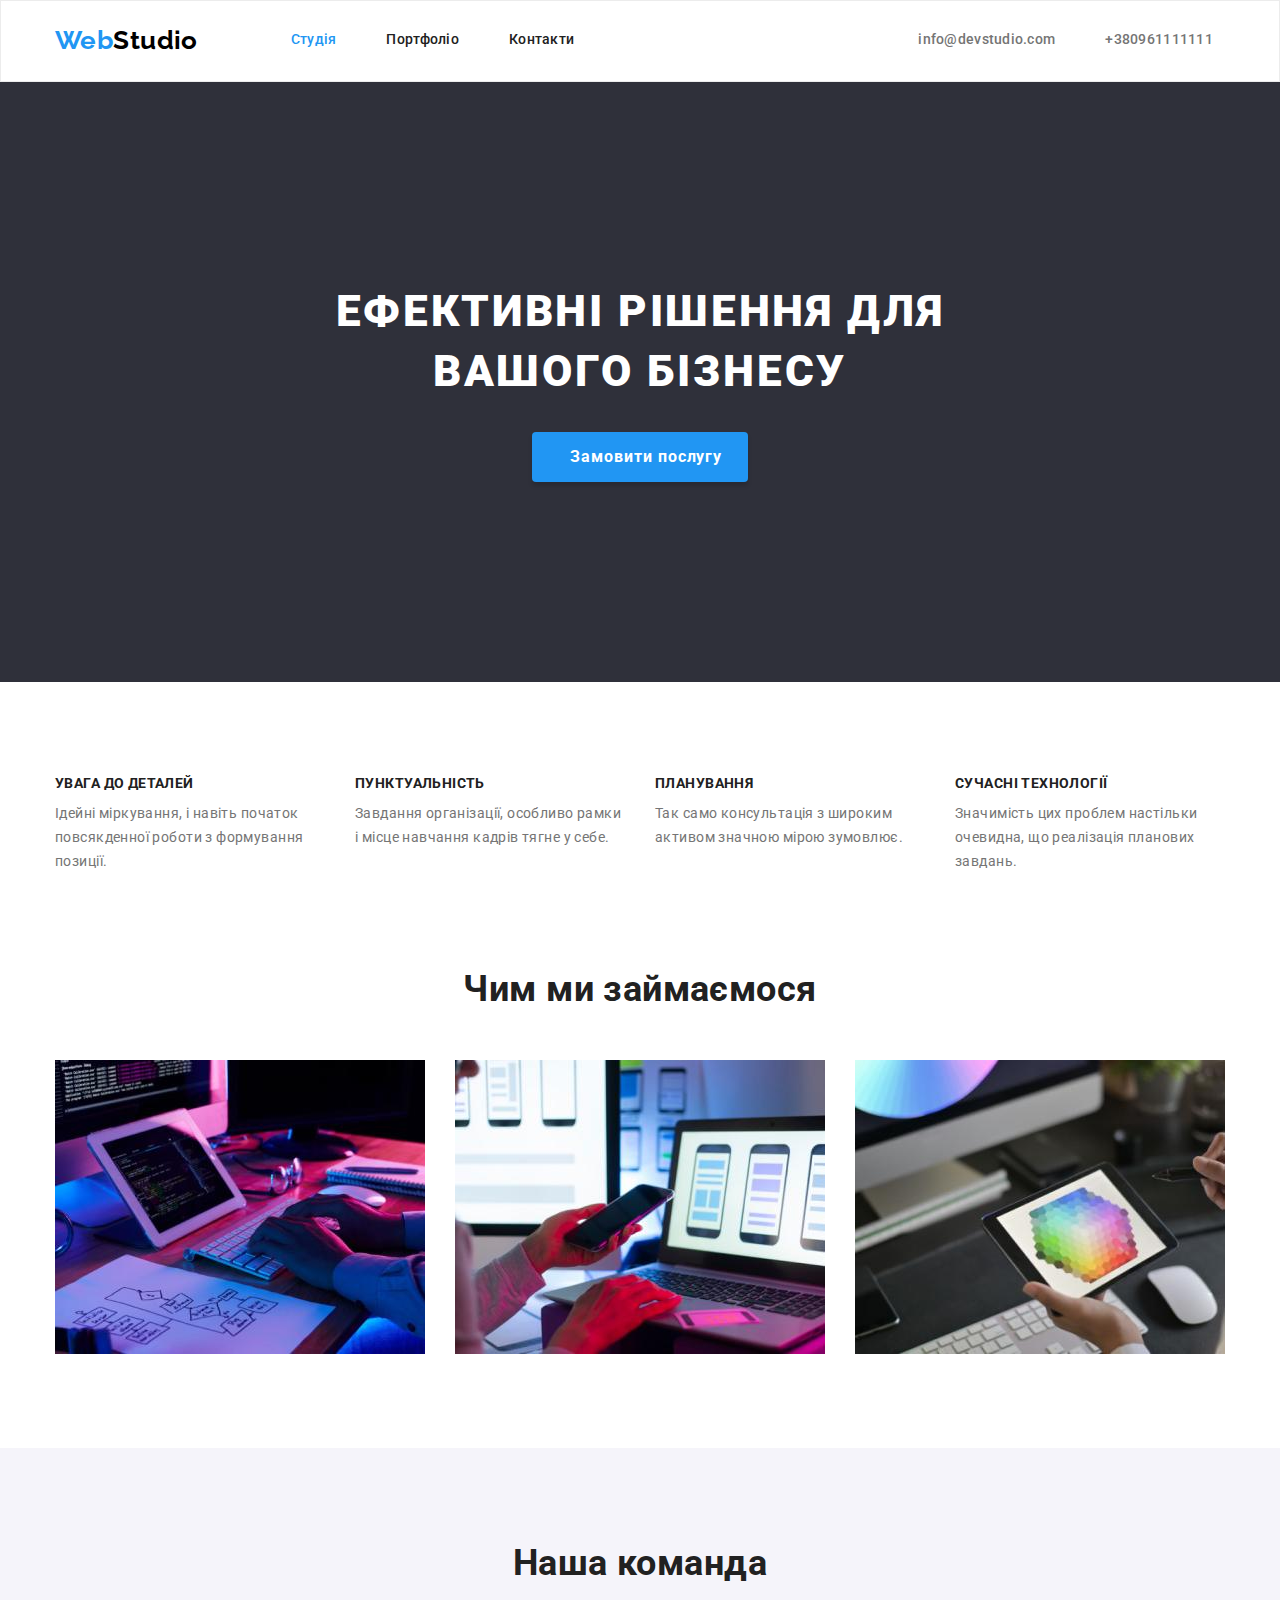
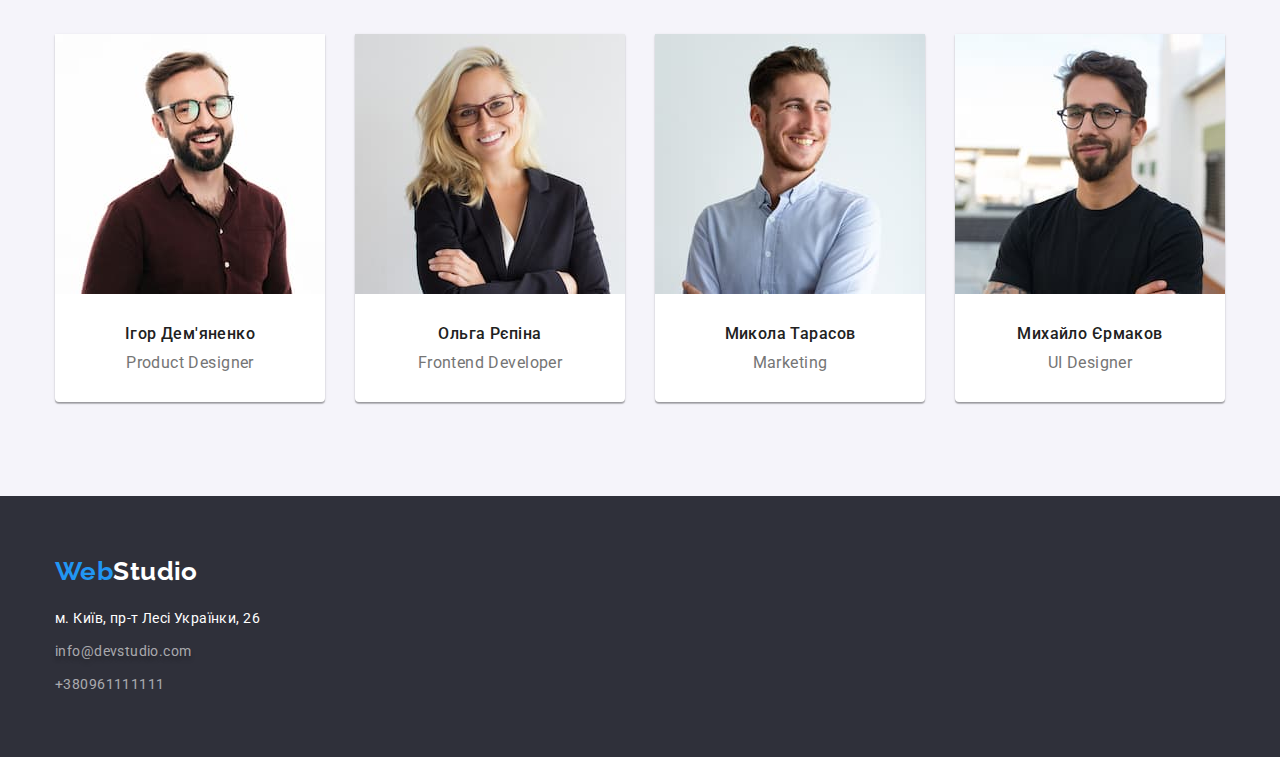
<file: index.html>
<!DOCTYPE html>
<html lang="uk">
  <head>
    <meta charset="UTF-8" />
    <meta http-equiv="X-UA-Compatible" content="IE=edge" />
    <meta name="viewport" content="width=, initial-scale=1.0" />
    <title>Webstudio</title>
    <link rel="preconnect" href="https://fonts.googleapis.com" />
    <link rel="preconnect" href="https://fonts.gstatic.com" crossorigin />
    <link
      href="https://fonts.googleapis.com/css2?family=Raleway:wght@700&family=Roboto:wght@400;500;700;900&display=swap"
      rel="stylesheet"
    />
    <link
      rel="stylesheet"
      href="https://cdn.jsdelivr.net/npm/modern-normalize@1.1.0/modern-normalize.min.css"
    />
    <link rel="stylesheet" href="./css/styles.css" />
  </head>
  <body>
    <!-- HEADER -->
    <header class="page-header">
      <div class="container page-header-container">
        <nav class="header-navigation">
          <a class="logo-header link" href="./index.html"
            ><span class="logo-header-part1">Web</span>Studio</a
          >
          <ul class="menu list">
            <li class="menu-item">
              <a class="menu-link link current" href="./index.html">Студія</a>
            </li>
            <li class="menu-item">
              <a class="menu-link link" href="./portfolio.html">Портфоліо</a>
            </li>
            <li class="menu-item">
              <a class="menu-link link" href="#">Контакти</a>
            </li>
          </ul>
        </nav>
        <ul class="menu-link list">
          <li class="menu-item">
            <a class="contact-mail link" href="mailto:info@devstudio.com"
              >info@devstudio.com</a
            >
          </li>
          <li class="menu-item">
            <a class="contact-phone-number link" href="tel:+380961111111"
              >+380961111111</a
            >
          </li>
        </ul>
      </div>
    </header>
    <!--MAIN-->
    <main class="page-main">
      <section class="section-shapka section">
        <div class="container section-shapka-container">
          <h1 class="section-shapka-h">Ефективні рішення для вашого бізнесу</h1>
          <button class="section-modal-open-btn" type="button">
            <span class="btn-text">Замовити послугу</span>
          </button>
        </div>
      </section>
      <section class="section-osoblivosti section section-osoblivosti-container">
        <div class="container">
          <h2 class="visually-hidden">Наші особливості</h2>
          <ul class="list osoblivosti-container">
            <li class="osoblivosti-card">
              <h3 class="section-osoblivosti-h">УВАГА ДО ДЕТАЛЕЙ</h3>
              <p class="section-osoblivosti-p">
                Ідейні міркування, і навіть початок повсякденної роботи з
                формування позиції.
              </p>
            </li>
            <li class="osoblivosti-card">
              <h3 class="section-osoblivosti-h">ПУНКТУАЛЬНІСТЬ</h3>
              <p class="section-osoblivosti-p">
                Завдання організації, особливо рамки і місце навчання кадрів
                тягне у себе.
              </p>
            </li>
            <li class="osoblivosti-card">
              <h3 class="section-osoblivosti-h">ПЛАНУВАННЯ</h3>
              <p class="section-osoblivosti-p">
                Так само консультація з широким активом значною мірою зумовлює.
              </p>
            </li>
            <li class="osoblivosti-card">
              <h3 class="section-osoblivosti-h">СУЧАСНІ ТЕХНОЛОГІЇ</h3>
              <p class="section-osoblivosti-p">
                Значимість цих проблем настільки очевидна, що реалізація
                планових завдань.
              </p>
            </li>
          </ul>
        </div>
      </section>
      <section class="work section">
        <div class="container work-container">
          <h2 class="work-h">Чим ми займаємося</h2>
          <ul class="list work-list">
            <li>
              <img
                src="./images/box1.jpg"
                alt="компютер"
                width="370"
                height="294"
              />
            </li>
            <li>
              <img
                src="./images/box2.jpg"
                alt="телефон"
                width="370"
                height="294"
              />
            </li>
            <li>
              <img
                src="./images/box3.jpg"
                alt="планшет"
                width="370"
                height="294"
              />
            </li>
          </ul>
        </div>
      </section>
      <section class="comanda section comanda-container">
        <div class="container">
          <h2 class="comanda-our">Наша команда</h2>
          <ul class="list comanda-list">
            <li class="comanda-fon">
              <img
                src="./images/card1.jpg"
                alt="Ігор"
                width="270"
                height="260"
              />
              <h3 class="comanda-name">Ігор Дем'яненко</h3>
              <p class="comanda-profesion">Product Designer</p>
            </li>
            <li class="comanda-fon">
              <img
                src="./images/card2.jpg"
                alt="Ольга"
                width="270"
                height="260"
              />
              <h3 class="comanda-name">Ольга Рєпіна</h3>
              <p class="comanda-profesion">Frontend Developer</p>
            </li>
            <li class="comanda-fon">
              <img
                src="./images/card3.jpg"
                alt="Микола"
                width="270"
                height="260"
              />
              <h3 class="comanda-name">Микола Тарасов</h3>
              <p class="comanda-profesion">Marketing</p>
            </li>
            <li class="comanda-fon">
              <img
                src="./images/card4.jpg"
                alt="Михайло"
                width="270"
                height="260"
              />
              <h3 class="comanda-name">Михайло Єрмаков</h3>
              <p class="comanda-profesion">UI Designer</p>
            </li>
          </ul>
        </div>
      </section>
    </main>
    <footer class="page-footer">
      <div class="container page-footer-container">
        <a class="logo-footer link" href="./index.html"
          ><span class="logo-footer-part1">Web</span>Studio</a
        >
        <address class="footer-contact">
          <ul class="list contact-container">
            <li class="contact-menu">
              <a
                class="contact-menu-map link"
                href="https://goo.gl/maps/CPtrU1FHBa2aNyZL9"
                target="_blank"
                rel="noopener noreferrer nofollow"
                >м. Київ, пр-т Лесі Українки, 26</a
              >
            </li>
            <li class="contact-menu">
              <a class="contact-menu-mail link" href="mailto:info@devstudio.com"
                >info@devstudio.com</a
              >
            </li>
            <li class="contact-menu link">
              <a class="contact-menu-tel link" href="tel:+380961111111"
                >+380961111111</a
              >
            </li>
          </ul>
        </address>
      </div>
    </footer>
  </body>
</html>
</file>
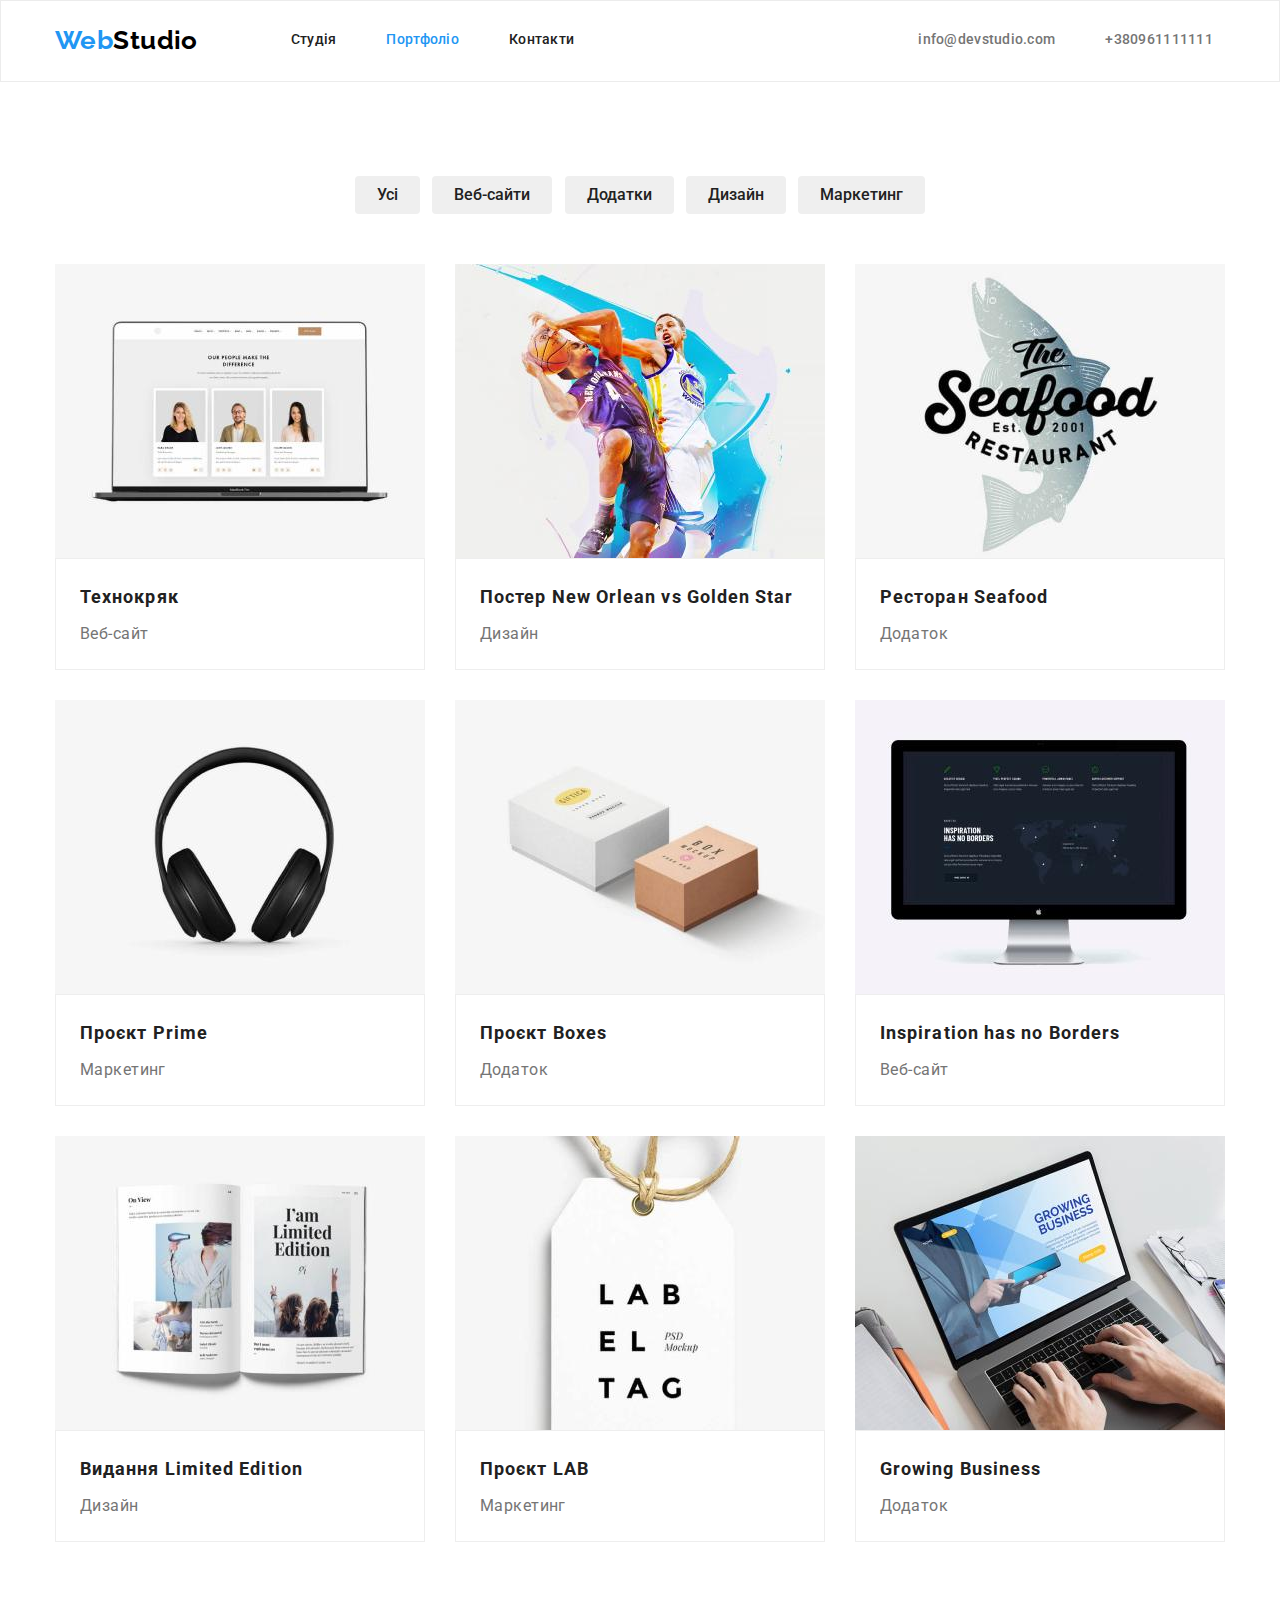
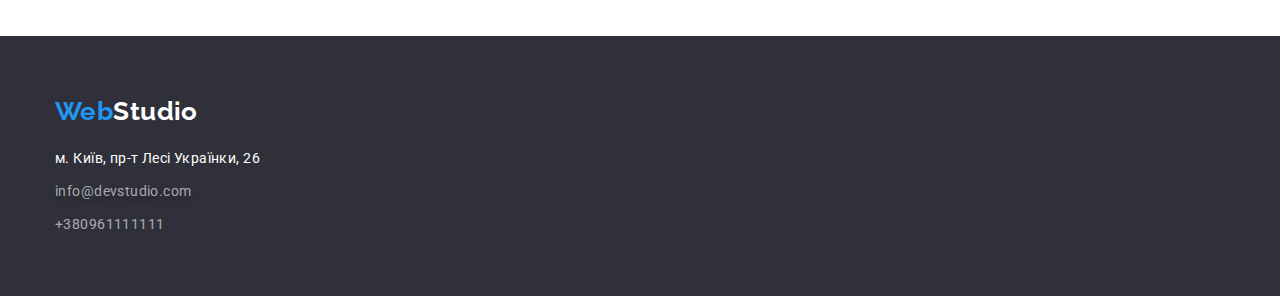
<file: portfolio.html>
<!DOCTYPE html>
<html lang="uk">
  <head>
    <meta charset="UTF-8" />
    <meta http-equiv="X-UA-Compatible" content="IE=edge" />
    <meta name="viewport" content="width=, initial-scale=1.0" />
    <title>Webstudio</title>
    <link rel="preconnect" href="https://fonts.googleapis.com" />
    <link rel="preconnect" href="https://fonts.gstatic.com" crossorigin />
    <link
      href="https://fonts.googleapis.com/css2?family=Raleway:wght@700&family=Roboto:wght@400;500;700;900&display=swap"
      rel="stylesheet"
    />
    <link
      rel="stylesheet"
      href="https://cdn.jsdelivr.net/npm/modern-normalize@1.1.0/modern-normalize.min.css"
    />
    <link rel="stylesheet" href="./css/styles.css" />
  </head>
  <body>
    <!-- HEADER -->
    <header class="page-header">
      <div class="container page-header-container">
        <nav class="header-navigation">
          <a class="logo-header link" href="./index.html"
            ><span class="logo-header-part1">Web</span>Studio</a
          >
          <ul class="menu list">
            <li class="menu-item">
              <a class="menu-link link" href="./index.html">Студія</a>
            </li>
            <li class="menu-item">
              <a class="menu-link link current" href="./portfolio.html"
                >Портфоліо</a
              >
            </li>
            <li class="menu-item">
              <a class="menu-link link" href="#">Контакти</a>
            </li>
          </ul>
        </nav>
        <ul class="menu-link list">
          <li class="menu-item">
            <a class="contact-mail link" href="mailto:info@devstudio.com"
              >info@devstudio.com</a
            >
          </li>
          <li class="menu-item">
            <a class="contact-phone-number link" href="tel:+380961111111"
              >+380961111111</a
            >
          </li>
        </ul>
      </div>
    </header>
    <main class="">
      <section class="section-portfolio section">
        <div class="container">
          <h1 class="visually-hidden">Портфоліо</h1>
          <ul class="list container-filters">
            <li class="portfolio-filters">
              <button class="filters" type="button">Усі</button>
            </li>
            <li class="portfolio-filters">
              <button class="filters" type="button">Веб-сайти</button>
            </li>
            <li class="portfolio-filters">
              <button class="filters" type="button">Додатки</button>
            </li>
            <li class="portfolio-filters">
              <button class="filters" type="button">Дизайн</button>
            </li>
            <li class="portfolio-filters">
              <button class="filters" type="button">Маркетинг</button>
            </li>
          </ul>
          <ul class="list container-box">
            <li class="portfolio-box">
              <img
                src="./images/project1.jpg"
                alt="команда"
                width="370"
                height="294"
              />
              <div class="portfolio-box-mini">
                <h2 class="portfolio-item">Технокряк</h2>
                <p class="portfolio-text">Веб-сайт</p>
              </div>
            </li>
            <li class="portfolio-box">
              <img
                src="./images/project2.jpg"
                alt="баскетбол"
                width="370"
                height="294"
              />
              <div class="portfolio-box-mini">
                <h2 class="portfolio-item">Постер New Orlean vs Golden Star</h2>
                <p class="portfolio-text">Дизайн</p>
              </div>
            </li>
            <li class="portfolio-box">
              <img
                src="./images/project3.jpg"
                alt="ресторан"
                width="370"
                height="294"
              />
              <div class="portfolio-box-mini">
                <h2 class="portfolio-item">Ресторан Seafood</h2>
                <p class="portfolio-text">Додаток</p>
              </div>
            </li>
            <li class="portfolio-box">
              <img
                src="./images/project4.jpg"
                alt="навушники"
                width="370"
                height="294"
              />
              <div class="portfolio-box-mini">
                <h2 class="portfolio-item">Проєкт Prime</h2>
                <p class="portfolio-text">Маркетинг</p>
              </div>
            </li>
            <li class="portfolio-box">
              <img
                src="./images/project5.jpg"
                alt="парфум"
                width="370"
                height="294"
              />
              <div class="portfolio-box-mini">
                <h2 class="portfolio-item">Проєкт Boxes</h2>
                <p class="portfolio-text">Додаток</p>
              </div>
            </li>
            <li class="portfolio-box">
              <img
                src="./images/project6.jpg"
                alt="комп"
                width="370"
                height="294"
              />
              <div class="portfolio-box-mini">
                <h2 class="portfolio-item">Inspiration has no Borders</h2>
                <p class="portfolio-text">Веб-сайт</p>
              </div>
            </li>
            <li class="portfolio-box">
              <img
                src="./images/project7.jpg"
                alt="книга"
                width="370"
                height="294"
              />
              <div class="portfolio-box-mini">
                <h2 class="portfolio-item">Видання Limited Edition</h2>
                <p class="portfolio-text">Дизайн</p>
              </div>
            </li>
            <li class="portfolio-box">
              <img
                src="./images/project8.jpg"
                alt="лабел"
                width="370"
                height="294"
              />
              <div class="portfolio-box-mini">
                <h2 class="portfolio-item">Проєкт LAB</h2>
                <p class="portfolio-text">Маркетинг</p>
              </div>
            </li>
            <li class="portfolio-box">
              <img
                src="./images/project9.jpg"
                alt="ноут"
                width="370"
                height="294"
              />
              <div class="portfolio-box-mini">
                <h2 class="portfolio-item">Growing Business</h2>
                <p class="portfolio-text">Додаток</p>
              </div>
            </li>
          </ul>
        </div>
      </section>
    </main>
    <footer class="page-footer">
      <div class="container page-footer-container">
        <a class="logo-footer link" href="./index.html"
          ><span class="logo-footer-part1">Web</span>Studio</a
        >
        <address class="footer-contact">
          <ul class="list contact-container">
            <li class="contact-menu">
              <a
                class="contact-menu-map link"
                href="https://goo.gl/maps/CPtrU1FHBa2aNyZL9"
                target="_blank"
                rel="noopener noreferrer nofollow"
                >м. Київ, пр-т Лесі Українки, 26</a
              >
            </li>
            <li class="contact-menu">
              <a class="contact-menu-mail link" href="mailto:info@devstudio.com"
                >info@devstudio.com</a
              >
            </li>
            <li class="contact-menu link">
              <a class="contact-menu-tel link" href="tel:+380961111111"
                >+380961111111</a
              >
            </li>
          </ul>
        </address>
      </div>
    </footer>
  </body>
</html>
</file>
<file: css/styles.css>
:root {
    --primary-font: 'Roboto', sans-serif;
    --secondary-font: 'Raleway', sans-serif;
    --primary-text-color-theme-dark: #212121;
    --secondary-text-color-theme-light: #ffffff;
    --primary-text-color-theme-gray: #757575;
    --secondary-text-color-theme-dark: #2F303A;
    --accent-color: #2196F3;
    --secondary-color: #F5F4FA;
    --secondary-color-light: #FFFFFF;
    --secondary-color-with: #EEEEEE;
    --secondary-color-dark: #000000;
    --color-bgc: #188CE8;
}



.link {
    text-decoration: none;
}

.list {
    list-style: none;
}

.menu-link.current {
    color: var(--accent-color);
}

h1,
h2,
h3,
h4,
p {
    margin: 0;
    margin-bottom: 0;
}

ul,
ol {
    margin-top: 0;
    margin-bottom: 0;
    padding-left: 0;
}


img {
    display: block;
}

button {
    font-family: inherit;
    cursor: pointer;
}

body {
    font-family: var(--primary-font);
    background: var(--secondary-text-color-theme-light);
    color: var(--primary-text-color-theme-dark);
    font-size: 14px;
    letter-spacing: 0.03em;
}

.container {
    width: 1200px;
    margin-left: auto;
    margin-right: auto;
    padding-left: 15px;
    padding-right: 15px;
}
.section {
    padding-top: 94px;
    padding-bottom: 94px;
}
/* =========== HEADER =========== */

.page-header {
    padding-top: 24px;
    padding-bottom: 25px;
    border: 1px solid #ECECEC;
    border-bottom: 1px solid #ECECEC;
}


.page-header-container {
    display: flex;
    align-items: center;  
}

.header-navigation {
    display: flex;
    align-items: center;
}

.logo-header {
    font-family: var(--secondary-font);
    font-weight: 700;
    font-size: 26px;
    line-height: 1.19;
    color: var(--secondary-color-dark);
    margin-right: 93px;
}

.logo-header-part1 {
    color: var(--accent-color);
}

.menu {
    display: flex;
    align-items: center;
    gap: 50px;
    margin-left: auto;
    margin-right: 344px;
}


.menu-link {
    font-weight: 500;
    font-size: 14px;
    line-height: 1.14;
    letter-spacing: 0.02em;
    color: var(--primary-text-color-theme-dark);
    display: flex;
    
}

.menu-link:hover,
.menu-link:focus {
    color: var(--accent-color);
}

.contact-mail {
    margin-right: 50px;
}

.contact-mail:hover,
.contact-mail:focus {
    color: var(--accent-color);
}

.contact-phone-number{}

.contact-phone-number:hover,
.contact-phone-number:focus {
    color: var(--accent-color);
}

.contact-mail,
.contact-phone-number {
    color: var(--primary-text-color-theme-gray);
}

/* =========== /HEADER =========== */

/* =========== MAIN =========== */

.page-main {}

/* =========== SHAPKA ===========*/
.section-shapka {
    background: var(--secondary-text-color-theme-dark);
    padding-top: 200px;
    padding-bottom: 200px;
}

.section-shapka-container{
    display: flex;
    align-items: center;
    flex-wrap: wrap;
    flex-direction: column; 
}

.section-shapka-h {
    font-weight: 900;
    font-size: 44px;
    line-height: 1.36;
    text-align: center;
    letter-spacing: 0.06em;
    text-transform: uppercase;
    color: var(--secondary-text-color-theme-light);
    margin-bottom: 30px;
    height: 120px;
    width: 696px;
    left: 452px;
    top: 280px;
    border-radius: 0px;
    
}

.osoblivosti-card {
    flex-basis: calc((100% - 90px) / 4);
}

.section-modal-open-btn {
    background: var(--accent-color);
    box-shadow: 0px 4px 4px rgba(0, 0, 0, 0.15);
    border-radius: 4px;
    border: none;
    height: 50px;
    width: 216px;
    left: 692px;
    top: 430px;
}

.section-modal-open-btn:hover,
.section-modal-open-btn:focus {
    background-color: var(--color-bgc);
}

.btn-text {
    font-weight: 700;
    font-size: 16px;
    line-height: 1.87;
    display: flex;
    align-items: center;
    text-align: center;
    letter-spacing: 0.06em;
    color: var(--secondary-text-color-theme-light);
    margin-left: 32px;
}

/* =========== /SHAPKA ===========*/

/* =========== OSOBLIVOSTI ===========*/

.section-osoblivosti {
    padding-top: 94px;
    padding-bottom: 94px;
}

.visually-hidden {
    position: absolute;
    white-space: nowrap;
    width: 1px;
    height: 1px;
    overflow: hidden;
    border: 0;
    padding: 0;
    clip: rect(0 0 0 0);
    clip-path: inset(50%);
    margin: -1px;
}

.osoblivosti-container{
    display: flex;
    gap: 30px;
}

.section-osoblivosti-h {
    font-style: normal;
    font-weight: 700;
    font-size: 14px;
    line-height: 1.14;
    text-transform: uppercase;
    color: var(primary-text-color-theme-dark);
    margin-bottom: 10px;
}

.section-osoblivosti-p {
    line-height: 1.71;
    color: var(--primary-text-color-theme-gray);
}

.section-osoblivosti-container {}


/* =========== /OSOBLIVOSTI ===========*/

/* =========== WORK ===========*/
.work {
    padding-top: 0px;
}

.work-container{}

.work-list {
    display: flex;
    gap: 30px;
}

.work-h {
    font-weight: 700;
    font-size: 36px;
    line-height: 1.17;
    text-align: center;
    color: var(--primary-text-color-theme-dark);
    margin-bottom: 50px;
}
/* =========== /WORK ===========*/

/* =========== COMANDA ===========*/
.comanda {
    background: var(--secondary-color);
}

.comanda-list {
    display: flex;
    flex-wrap: wrap;
    gap: 30px;
}

.comanda-container {}

.comanda-our {
    font-weight: 700;
    font-size: 36px;
    line-height: 1.17;
    text-align: center;
    margin-bottom: 50px;
}

.comanda-fon {
    background: var(--secondary-text-color-theme-light);
    box-shadow: 0px 1px 3px rgba(0, 0, 0, 0.12), 0px 1px 1px rgba(0, 0, 0, 0.14), 0px 2px 1px rgba(0, 0, 0, 0.2);
    border-radius: 0px 0px 4px 4px;
}

.comanda-name {
    font-weight: 500;
    font-size: 16px;
    line-height: 1.19;
    text-align: center;
    margin-top: 30px;
    margin-bottom: 10px;
}

.comanda-profesion{
    font-size: 16px;
    line-height: 1.19;
    text-align: center;
    color: var(--primary-text-color-theme-gray);
    margin-bottom: 30px;
}
/* =========== /COMANDA ===========*/

/* =========== PORTFOLIO  ===========*/

/* =========== PORTFOLIO-FILTERS ===========*/
.section-portfolio {}

.container-filters {
    display: flex;
    justify-content: space-between;
    gap: 8px;
    margin-left: 300px;
    margin-right: 300px;
    margin-bottom: 50px;
}
.portfolio-filters{}


.filters {
    border-radius: 4px;
    border: none;
    font-weight: 500;
    font-size: 16px;
    line-height: 1.63;
    align-items: center;
    color: var(--primary-text-color-theme-dark); 
    padding: 6px 22px;
}

.filters:active,
.filters:hover,
.filters:focus {
    background-color: var(--accent-color);
    color: var(--secondary-text-color-theme-light);
}

/* =========== /PORTFOLIO-FILTERS ===========*/

/* =========== PORTFOLIO-PROJECTS ===========*/

.container-box {
    display: flex;
    flex-wrap: wrap;
    row-gap: 30px;
    justify-content: space-between;
}

.portfolio-box-mini {
    padding-top: 20px;
    padding-bottom: 20px;
    padding-left: 24px;
    padding-right: 24px;
    border: 1px solid var(--secondary-color-with);
}

.portfolio-item {
    font-weight: 700;
    font-size: 18px;
    line-height: 2;
    letter-spacing: 0.06em;
    color: var(--primary-text-color-theme-dark);
    margin-bottom: 4px;
}

.portfolio-text {
    font-size: 16px;
    line-height: 1.87;
    color: var(--primary-text-color-theme-gray);   
}

.portfolio-box {
    background: var(--secondary-color-light);
    flex-basis: calc((100% - 60px) / 3);  
}

/* =========== /PORTFOLIO-PROJECTS ===========*/

/* =========== /PORTFOLIO  ===========*/



/* =========== /MAIN =========== */

/* =========== FOOTER ===========*/

.page-footer {
    background: var(--secondary-text-color-theme-dark);
    padding-top: 60px;
    padding-bottom: 60px;
}

.page-footer-container {}

.logo-footer {
    font-family: var(--secondary-font);
    font-weight: 700;
    font-size: 26px;
    line-height: 1.19;
    color: var(--secondary-text-color-theme-light);
    width: 145px;
    height: 31px;
    left: 215px;
    top: 1688px;
}

.logo-footer-part1 {
    color: var(--accent-color);
}

.footer-contact {
    line-height: 1.71;
    font-style: normal;
    margin-top: 20px; 
}

.contact-container {}

.contact-menu:not(:nth-child(3)) {
    margin-bottom: 9px;
}


.contact-menu-map {
    color: var(--secondary-text-color-theme-light);
}

.contact-menu-mail{
    color: rgba(255, 255, 255, 0.6);
    border: 1px solid var(--secondary-color-dark);
    text-shadow: 0px 4px 4px rgba(0, 0, 0, 0.25);
    border: none;
}

    

.contact-menu-tel {
    color: rgba(255, 255, 255, 0.6);
}

.contact-menu-map:hover,
.contact-menu-map:focus {
    color: var(--accent-color);
}


.contact-menu-mail:hover,
.contact-menu-mail:focus {
    color: var(--accent-color);
}

.contact-menu-tel:hover,
.contact-menu-tel:focus {
    color: var(--accent-color);
}
/* =========== /FOOTER ===========*/
</file>
